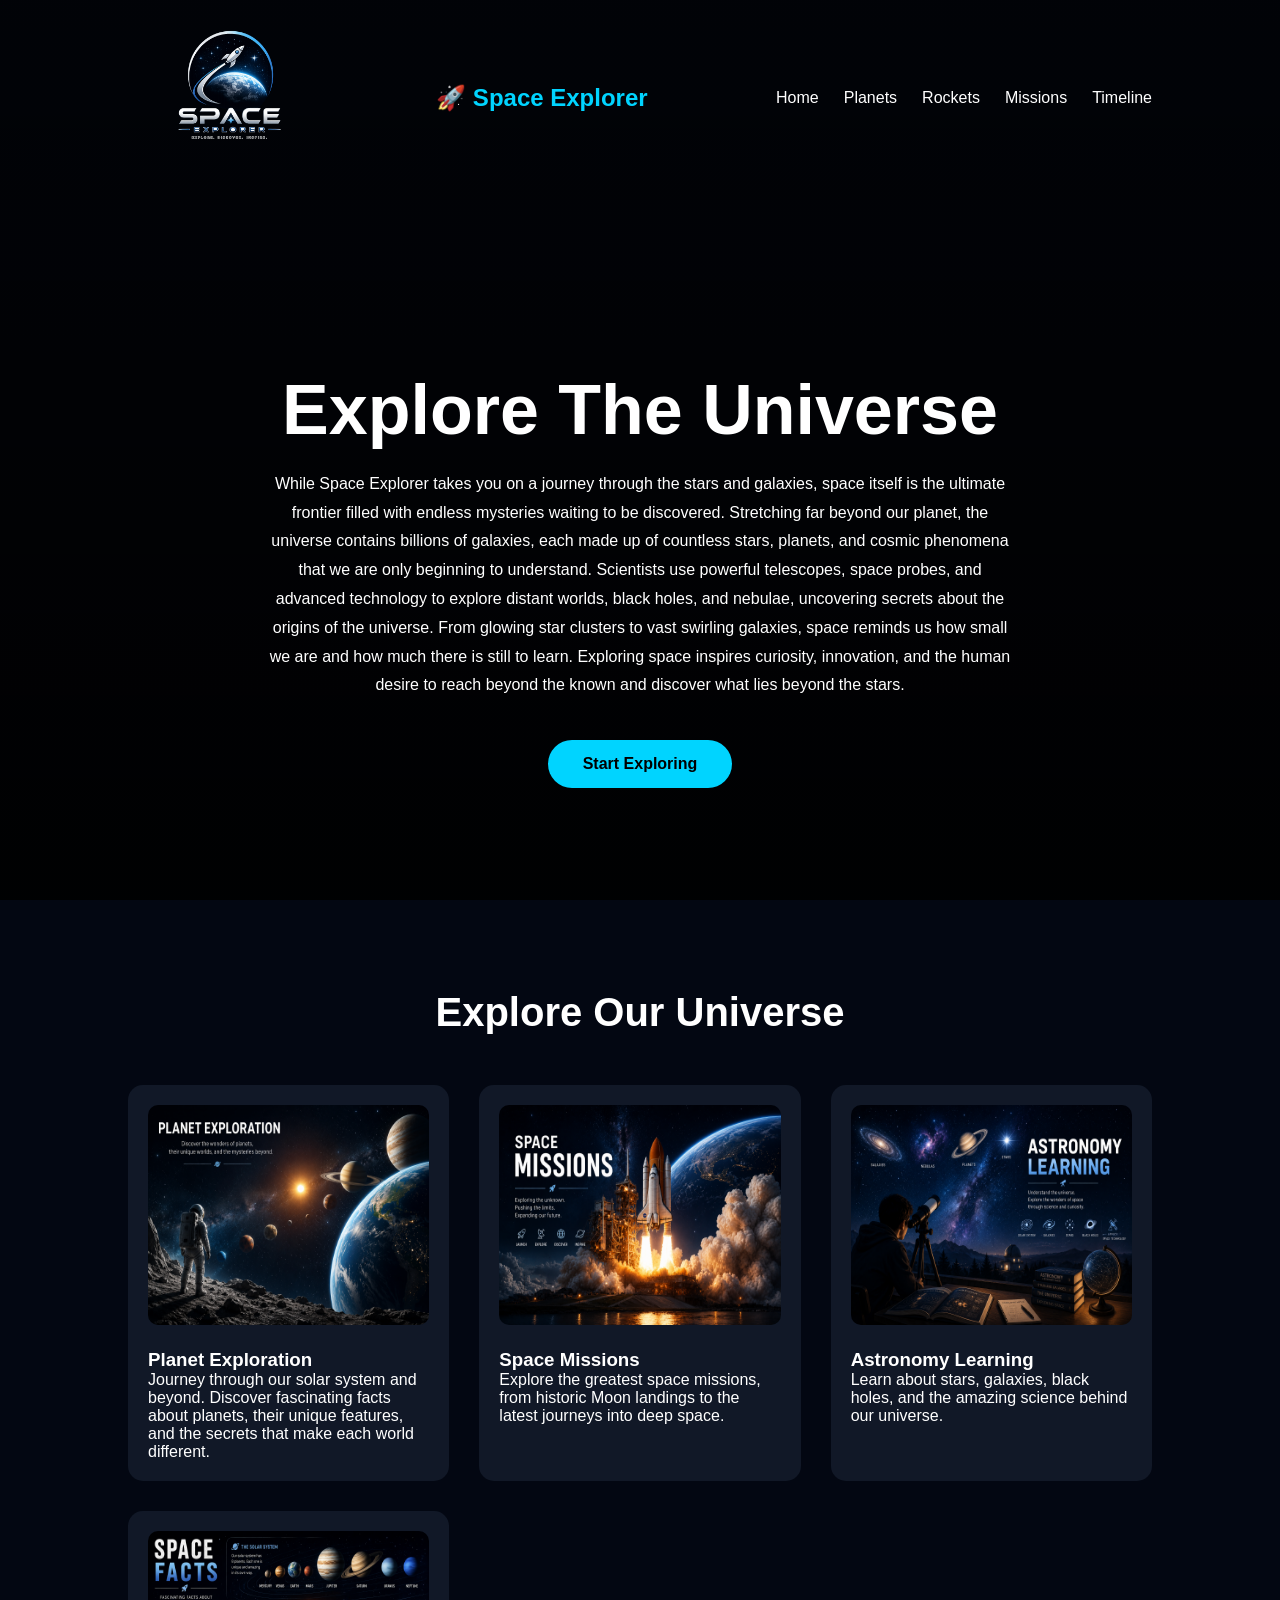
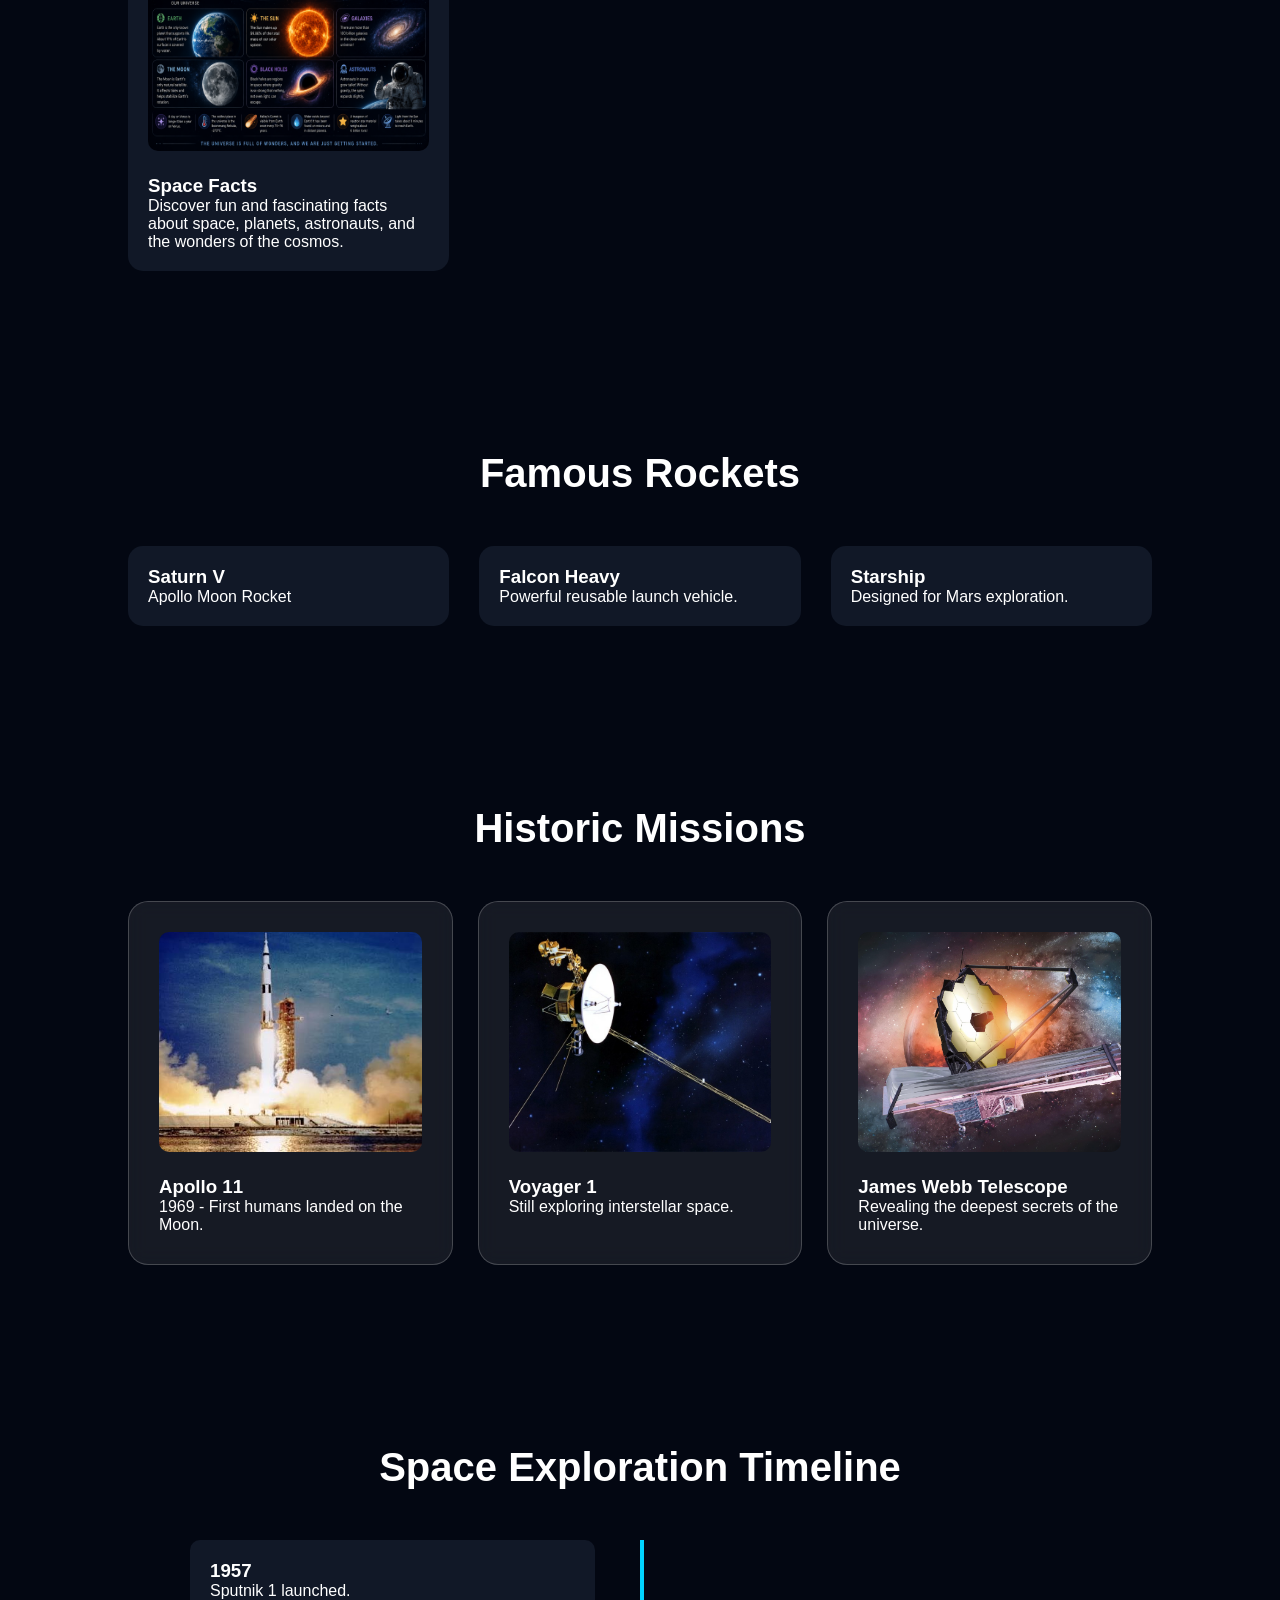
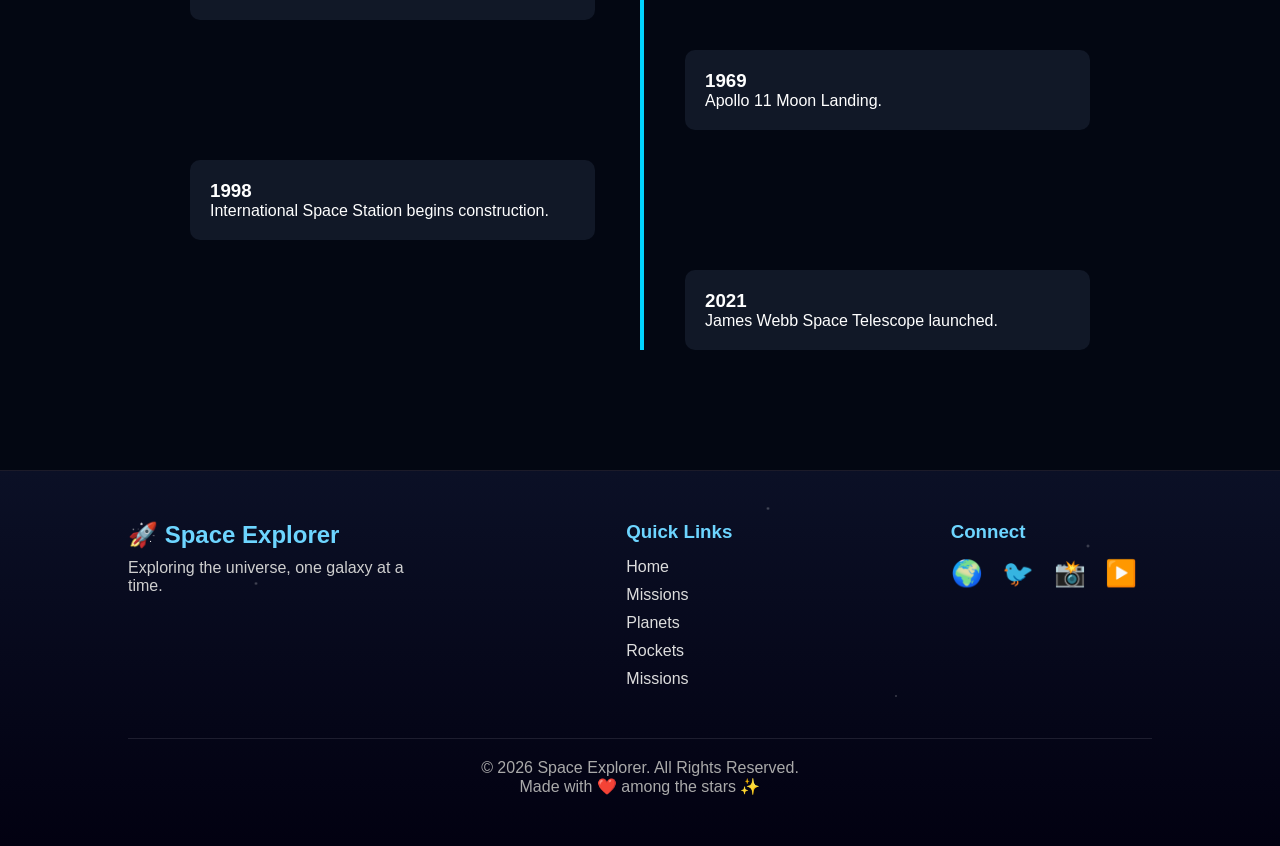
<file: index.html>
<!DOCTYPE html>
<html lang="en">
<head>
<meta charset="UTF-8">
<meta name="viewport" content="width=device-width, initial-scale=1.0">
<title>Space Explorer</title>

<link rel="stylesheet" href="style.css">

</head>
<body>

<header>

<nav>

  <img src="logo.png" id="logo-image">

<h1>🚀 Space Explorer</h1>

<ul>

<li><a href="#home">Home</a></li>
<li><a href="#planets">Planets</a></li>
<li><a href="#rockets">Rockets</a></li>
<li><a href="#missions">Missions</a></li>
<li><a href="#timeline">Timeline</a></li>

</ul>

</nav>

<div class="hero" id="home">

<h2>Explore The Universe</h2>

<p>
While Space Explorer takes you on a journey through the stars and galaxies, space itself is the ultimate frontier filled with endless mysteries waiting to be discovered. Stretching far beyond our planet, the universe contains billions of galaxies, each made up of countless stars, planets, and cosmic phenomena that we are only beginning to understand. Scientists use powerful telescopes, space probes, and advanced technology to explore distant worlds, black holes, and nebulae, uncovering secrets about the origins of the universe. From glowing star clusters to vast swirling galaxies, space reminds us how small we are and how much there is still to learn. Exploring space inspires curiosity, innovation, and the human desire to reach beyond the known and discover what lies beyond the stars.
</p>

<a href="#planets" class="btn">Start Exploring</a>

</div>

</header>

<!-- Planets -->

<section id="planets">
   

<h2 class="title">Explore Our Universe</h2>

<div class="cards">

<div class="card">
<a href="planets.html"><img src="planet.png"></a>
<h3>Planet Exploration</h3>
<p>Journey through our solar system and beyond. Discover fascinating facts about planets, their unique features, and the secrets that make each world different.</p>


</div>

<div class="card">
<img src="space-mission.png">
<h3>Space Missions</h3>
<p>Explore the greatest space missions, from historic Moon landings to the latest journeys into deep space.</p>
</div>

<div class="card">
<img src="astronomy.png">
<h3>Astronomy Learning</h3>
<p>Learn about stars, galaxies, black holes, and the amazing science behind our universe.</p>
</div>

<div class="card">
    <img src="facts.png">
    <h3>Space Facts</h3>
    <p>Discover fun and fascinating facts about space, planets, astronauts, and the wonders of the cosmos.</p>
</div>

</div>

</section>

<!-- Rockets -->

<section id="rockets">

<h2 class="title">Famous Rockets</h2>

<div class="cards">

<div class="card">
<h3>Saturn V</h3>
<p>Apollo Moon Rocket</p>
</div>

<div class="card">
<h3>Falcon Heavy</h3>
<p>Powerful reusable launch vehicle.</p>
</div>

<div class="card">
<h3>Starship</h3>
<p>Designed for Mars exploration.</p>
</div>

</div>

</section>

<!-- Missions -->

<section id="missions">

<h2 class="title">Historic Missions</h2>

<div class="mission">

<div class="glass">
    <img src="apollo.jfif">
<h3>Apollo 11</h3>
<p>1969 - First humans landed on the Moon.</p>
</div>

<div class="glass">
    <img src="voyager.jpg">
<h3>Voyager 1</h3>
<p>Still exploring interstellar space.</p>
</div>

<div class="glass">
    <img src="james webb.jpg">
<h3>James Webb Telescope</h3>
<p>Revealing the deepest secrets of the universe.</p>
</div>




</div>

</section>

<!-- Timeline -->

<section id="timeline">

<h2 class="title">Space Exploration Timeline</h2>

<div class="timeline">

<div class="event left">
<h3>1957</h3>
<p>Sputnik 1 launched.</p>
</div>

<div class="event right">
<h3>1969</h3>
<p>Apollo 11 Moon Landing.</p>
</div>

<div class="event left">
<h3>1998</h3>
<p>International Space Station begins construction.</p>
</div>

<div class="event right">
<h3>2021</h3>
<p>James Webb Space Telescope launched.</p>
</div>

</div>

</section>

<footer class="footer">
  <div class="footer-container">
    <div class="footer-logo">
      <h2>🚀 Space Explorer</h2>
      <p>Exploring the universe, one galaxy at a time.</p>
    </div>

    <div class="footer-links">
      <h3>Quick Links</h3>
      <ul>
        <li><a href="#home">Home</a></li>
        <li><a href="#missions">Missions</a></li>
        <li><a href="#planets">Planets</a></li>
        <li><a href="#rockets">Rockets</a></li>
        <li><a href="#missions">Missions</a></li>
      </ul>
    </div>

    <div class="footer-social">
      <h3>Connect</h3>
      <a href="#">🌍</a>
      <a href="#">🐦</a>
      <a href="#">📸</a>
      <a href="#">▶️</a>
    </div>
  </div>

  <div class="footer-bottom">
    <p>© 2026 Space Explorer. All Rights Reserved.</p>
    <p>Made with ❤️ among the stars ✨</p>
  </div>
</footer>

</body>
</html>
</file>
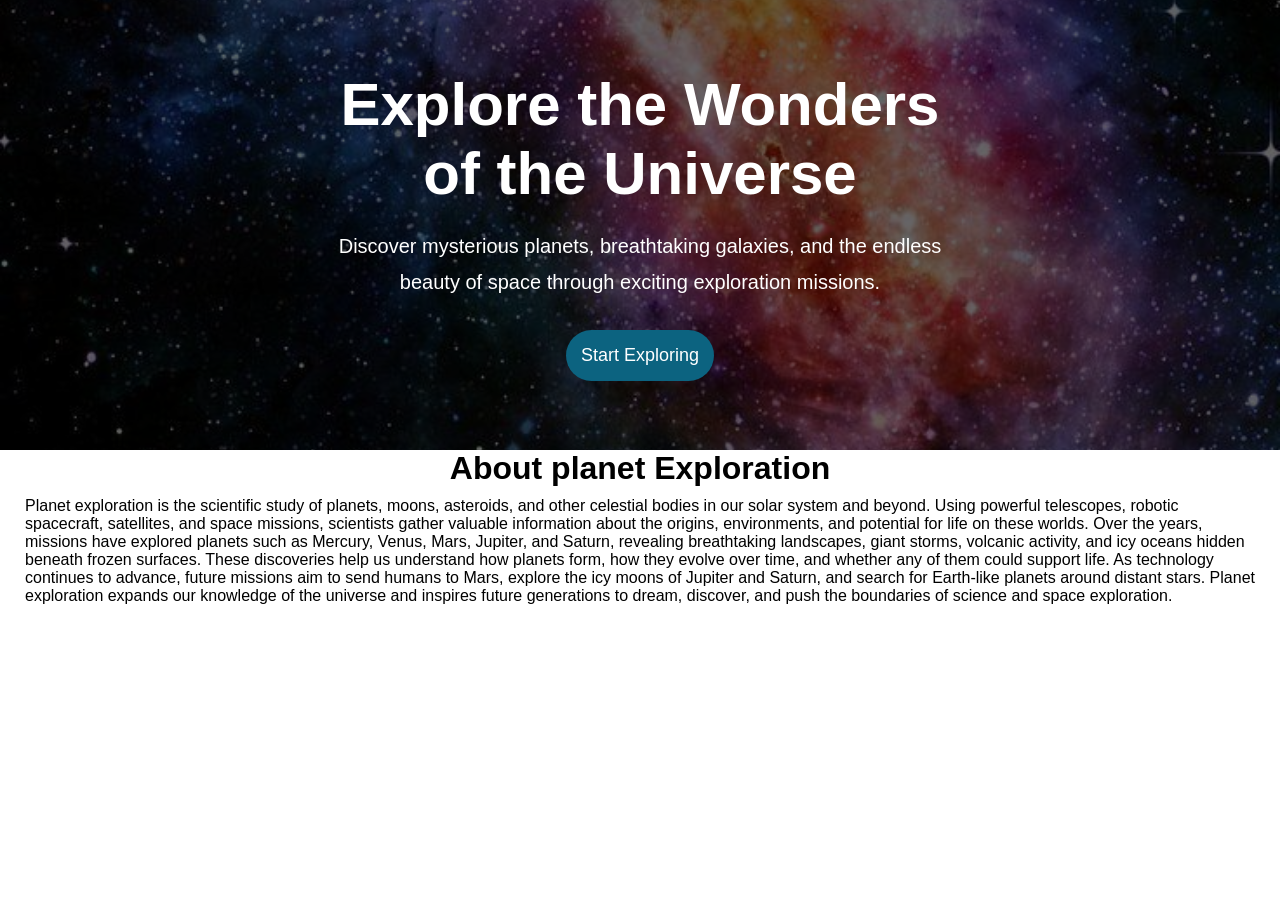
<file: planets.html>
<!DOCTYPE html>
<html lang="en">
<head>
    <meta charset="UTF-8">
    <meta name="viewport" content="width=device-width, initial-scale=1.0">
    <title>Planet Exploration</title>
    <link rel="stylesheet" href="planet.css">
</head>
<body>

    <section id="hero">
        <div class="overlay">
            <div class="hero-content">
                
                <h1>Explore the Wonders of the Universe</h1>
                <p>
                    Discover mysterious planets, breathtaking galaxies,
                    and the endless beauty of space through exciting
                    exploration missions.
                </p>
                <a href="#planets" class="btn">Start Exploring</a>
            </div>
        </div>
    </section>

    <div>
        <h1 class="sec-title">About planet Exploration</h1>
        
    </div>

    <div id="about-textbox">
        <p>Planet exploration is the scientific study of planets, moons, asteroids, and other celestial bodies in our solar system and beyond. Using powerful telescopes, robotic spacecraft, satellites, and space missions, scientists gather valuable information about the origins, environments, and potential for life on these worlds.

Over the years, missions have explored planets such as Mercury, Venus, Mars, Jupiter, and Saturn, revealing breathtaking landscapes, giant storms, volcanic activity, and icy oceans hidden beneath frozen surfaces. These discoveries help us understand how planets form, how they evolve over time, and whether any of them could support life.

As technology continues to advance, future missions aim to send humans to Mars, explore the icy moons of Jupiter and Saturn, and search for Earth-like planets around distant stars. Planet exploration expands our knowledge of the universe and inspires future generations to dream, discover, and push the boundaries of science and space exploration.</p>
    </div>


</body>
</html>
</file>
<file: style.css>
*{
margin:0;
padding:0;
box-sizing:border-box;
font-family:Arial,Helvetica,sans-serif;
}

html{
scroll-behavior:smooth;
}

body{
background:#030712;
color:white;
}

/* Hero */

header{

height:100vh;

background:
linear-gradient(rgba(0,0,0,.6),rgba(0,0,0,.9)),
url("https://images.unsplash.com/photo-1446776811953-b23d57bd21aa?w=1600");

background-size:cover;
background-position:center;
}

#logo-image{
    width: 20%;
    height: 100%;
    
}

nav{

display:flex;
justify-content:space-between;
align-items:center;

padding:20px 10%;
}

nav h1{

color:#00d4ff;
}

nav ul{

display:flex;
list-style:none;
}

nav li{

margin-left:25px;
}

nav a{

color:white;
text-decoration:none;
}

nav a:hover{

color:#00d4ff;
}

.hero{

height:85vh;

display:flex;
flex-direction:column;

justify-content:center;
align-items:center;

text-align:center;
padding:20px;
}

.hero h2{

font-size:70px;
margin-bottom:20px;
}

.hero p{

width:60%;
line-height:1.8;
margin-bottom:40px;
}

.btn{

background:#00d4ff;

padding:15px 35px;

border-radius:40px;

text-decoration:none;

font-weight:bold;

color:#000;
}

.btn:hover{

background:white;
}

/* Sections */

section{

padding:90px 10%;
}

.title{

text-align:center;
font-size:40px;
margin-bottom:50px;
}

/* Cards */

.cards{

display:grid;

grid-template-columns:
repeat(auto-fit,minmax(280px,1fr));

gap:30px;
}

.card{

background:#111827;

padding:20px;

border-radius:15px;

transition:.4s;
}

.card:hover{

transform:translateY(-10px);

box-shadow:0 0 20px cyan;
}

.card img{

width:100%;

height:220px;

object-fit:fill;

border-radius:10px;

margin-bottom:20px;
}

/* Glass Cards */

.mission{

display:grid;

grid-template-columns:
repeat(auto-fit,minmax(300px,1fr));

gap:25px;
}

.glass{

background:rgba(255,255,255,.08);

backdrop-filter:blur(10px);

padding:30px;

border-radius:20px;

border:1px solid rgba(255,255,255,.2);
}
img{
    width:100%;

height:220px;

object-fit:cover;

border-radius:10px;

margin-bottom:20px;
}


/* Timeline */

.timeline{

position:relative;

max-width:900px;

margin:auto;
}

.timeline::after{

content:"";

position:absolute;

width:4px;

background:#00d4ff;

top:0;

bottom:0;

left:50%;
}

.event{

width:45%;

background:#111827;

padding:20px;

border-radius:10px;

margin:30px 0;

position:relative;
}

.left{

left:0;
}

.right{

left:55%;
}

.footer {
    background: linear-gradient(to top, #020111, #0b1026);
    color: #fff;
    padding: 50px 10%;
    border-top: 1px solid rgba(255,255,255,0.1);
    position: relative;
    overflow: hidden;
}

/* Subtle star effect */
.footer::before {
    content: "";
    position: absolute;
    inset: 0;
    background-image:
        radial-gradient(2px 2px at 20% 30%, white, transparent),
        radial-gradient(1.5px 1.5px at 70% 60%, white, transparent),
        radial-gradient(2px 2px at 85% 20%, white, transparent),
        radial-gradient(1px 1px at 40% 80%, white, transparent),
        radial-gradient(2px 2px at 60% 10%, white, transparent);
    opacity: 0.3;
    pointer-events: none;
}

.footer-container {
    display: flex;
    justify-content: space-between;
    flex-wrap: wrap;
    gap: 40px;
    position: relative;
    z-index: 1;
}

.footer-logo h2 {
    color: #6dd5ff;
    margin-bottom: 10px;
}

.footer-logo p {
    max-width: 280px;
    color: #cfcfcf;
}

.footer-links h3,
.footer-social h3 {
    margin-bottom: 15px;
    color: #6dd5ff;
}

.footer-links ul {
    list-style: none;
    padding: 0;
}

.footer-links li {
    margin: 10px 0;
}

.footer-links a {
    color: #ddd;
    text-decoration: none;
    transition: 0.3s;
}

.footer-links a:hover {
    color: #6dd5ff;
    padding-left: 5px;
}

.footer-social a {
    font-size: 1.6rem;
    margin-right: 15px;
    text-decoration: none;
    transition: transform 0.3s ease, color 0.3s ease;
}

.footer-social a:hover {
    transform: translateY(-5px) scale(1.2);
}

.footer-bottom {
    margin-top: 40px;
    text-align: center;
    border-top: 1px solid rgba(255,255,255,0.1);
    padding-top: 20px;
    color: #aaa;
    position: relative;
    z-index: 1;
}

/* Responsive */
@media (max-width: 768px) {
    .footer-container {
        flex-direction: column;
        text-align: center;
    }

    .footer-logo p {
        margin: auto;
    }
}

/* Responsive */

@media(max-width:768px){

nav{

flex-direction:column;
}

nav ul{

margin-top:20px;

flex-wrap:wrap;

justify-content:center;
}

.hero h2{

font-size:45px;
}

.hero p{

width:100%;
}

.timeline::after{

left:20px;
}

.event{

width:90%;

left:40px !important;
}

}
</file>
<file: planet.css>
*{
    margin:0;
    padding:0;
    box-sizing:border-box;
    font-family:Arial, Helvetica, sans-serif;
}

#hero{
    height:50vh;
    background-image:url("galaxy.jfif");
    background-size:cover;
    background-position:center;
    background-repeat:no-repeat;
    position:relative;
}

.overlay{
    width:100%;
    height:100%;
    background:rgba(0,0,0,0.6);
    display:flex;
    justify-content:center;
    align-items:center;
    text-align:center;
    color:white;
}

.hero-content{
    max-width:700px;
    padding:20px;
}

.hero-content h1{
    font-size:60px;
    margin-bottom:20px;
}

.hero-content p{
    font-size:20px;
    line-height:1.8;
    margin-bottom:30px;
}

.btn{
    display:inline-block;
    padding:15px 15px;
    background:#0c6380;
    color:white;
    text-decoration:none;
    font-size:18px;
    border-radius:30px;
    transition:0.3s;
}

.btn:hover{
    background:#0099cc;
    transform:scale(1.05);
}

/* about section */

.sec-title{
    text-align: center;
}

#about-textbox{
    padding: 10px 25px;
}
</file>
